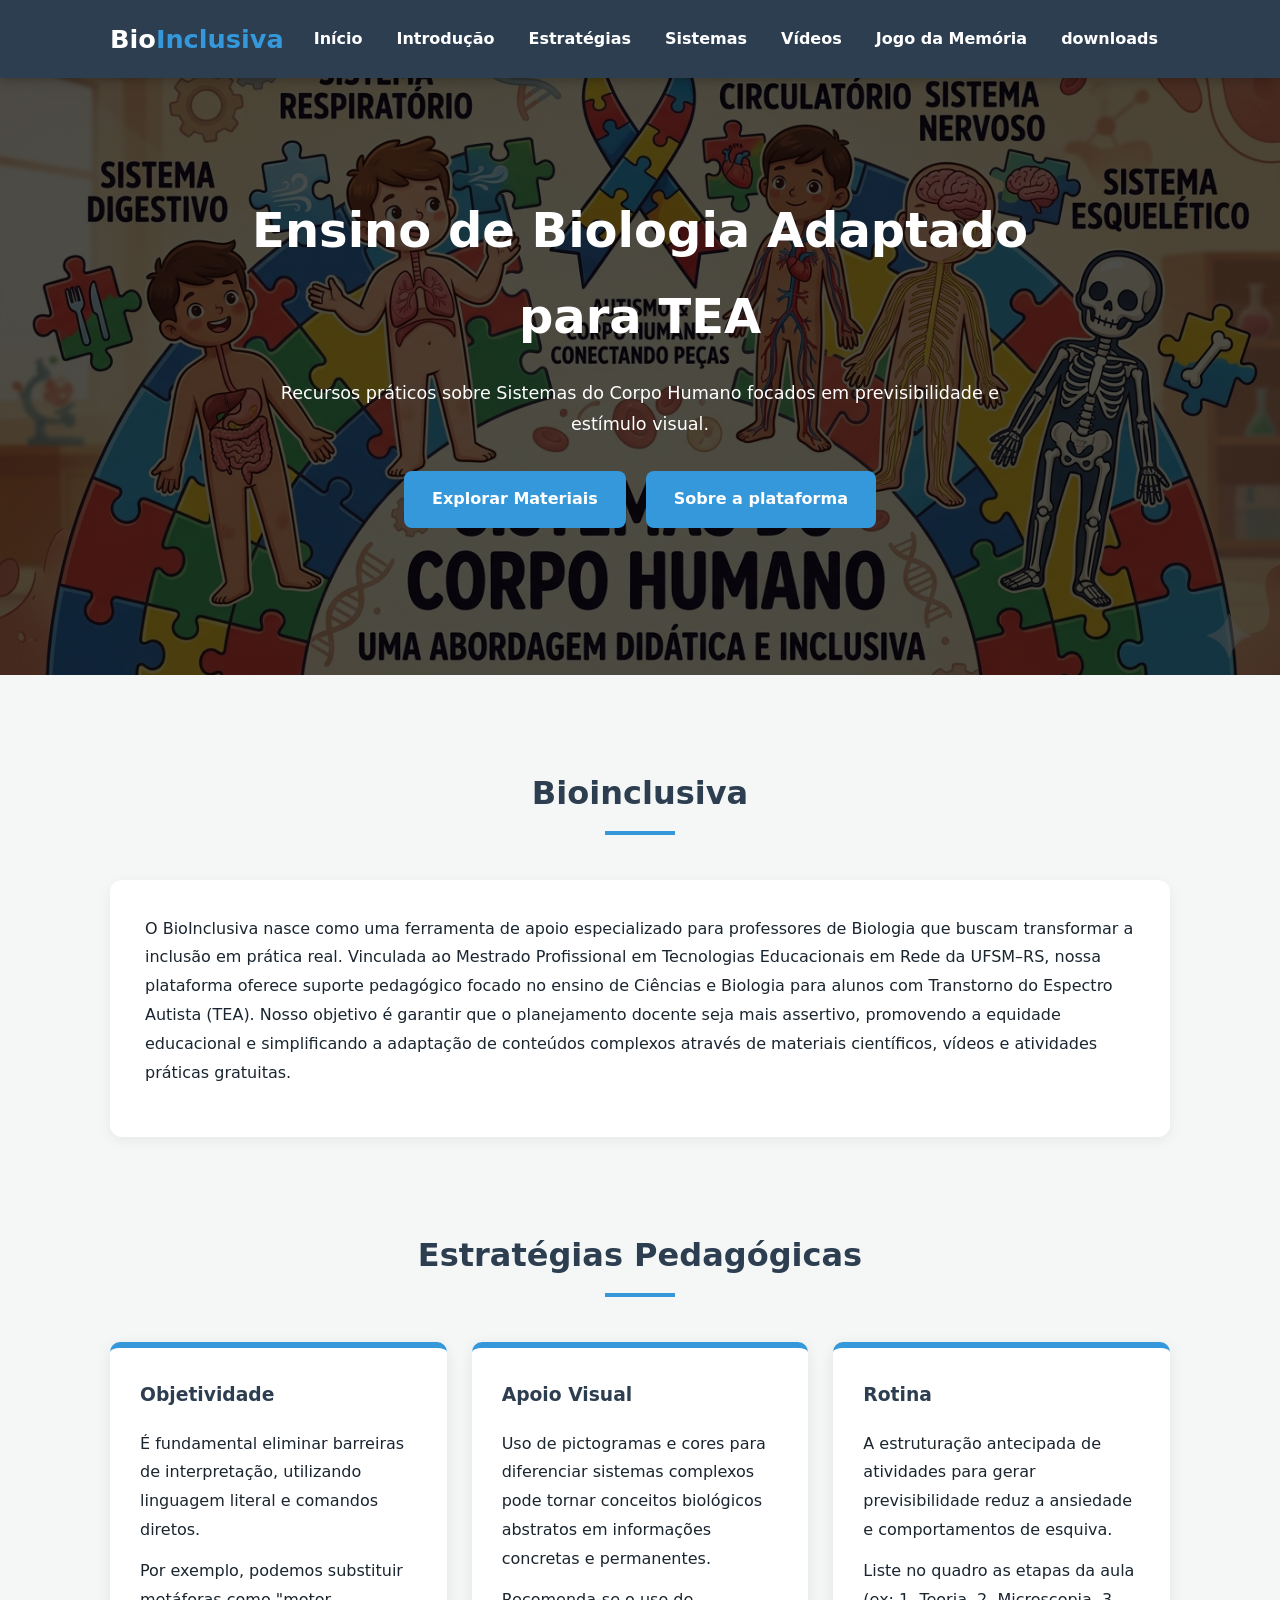
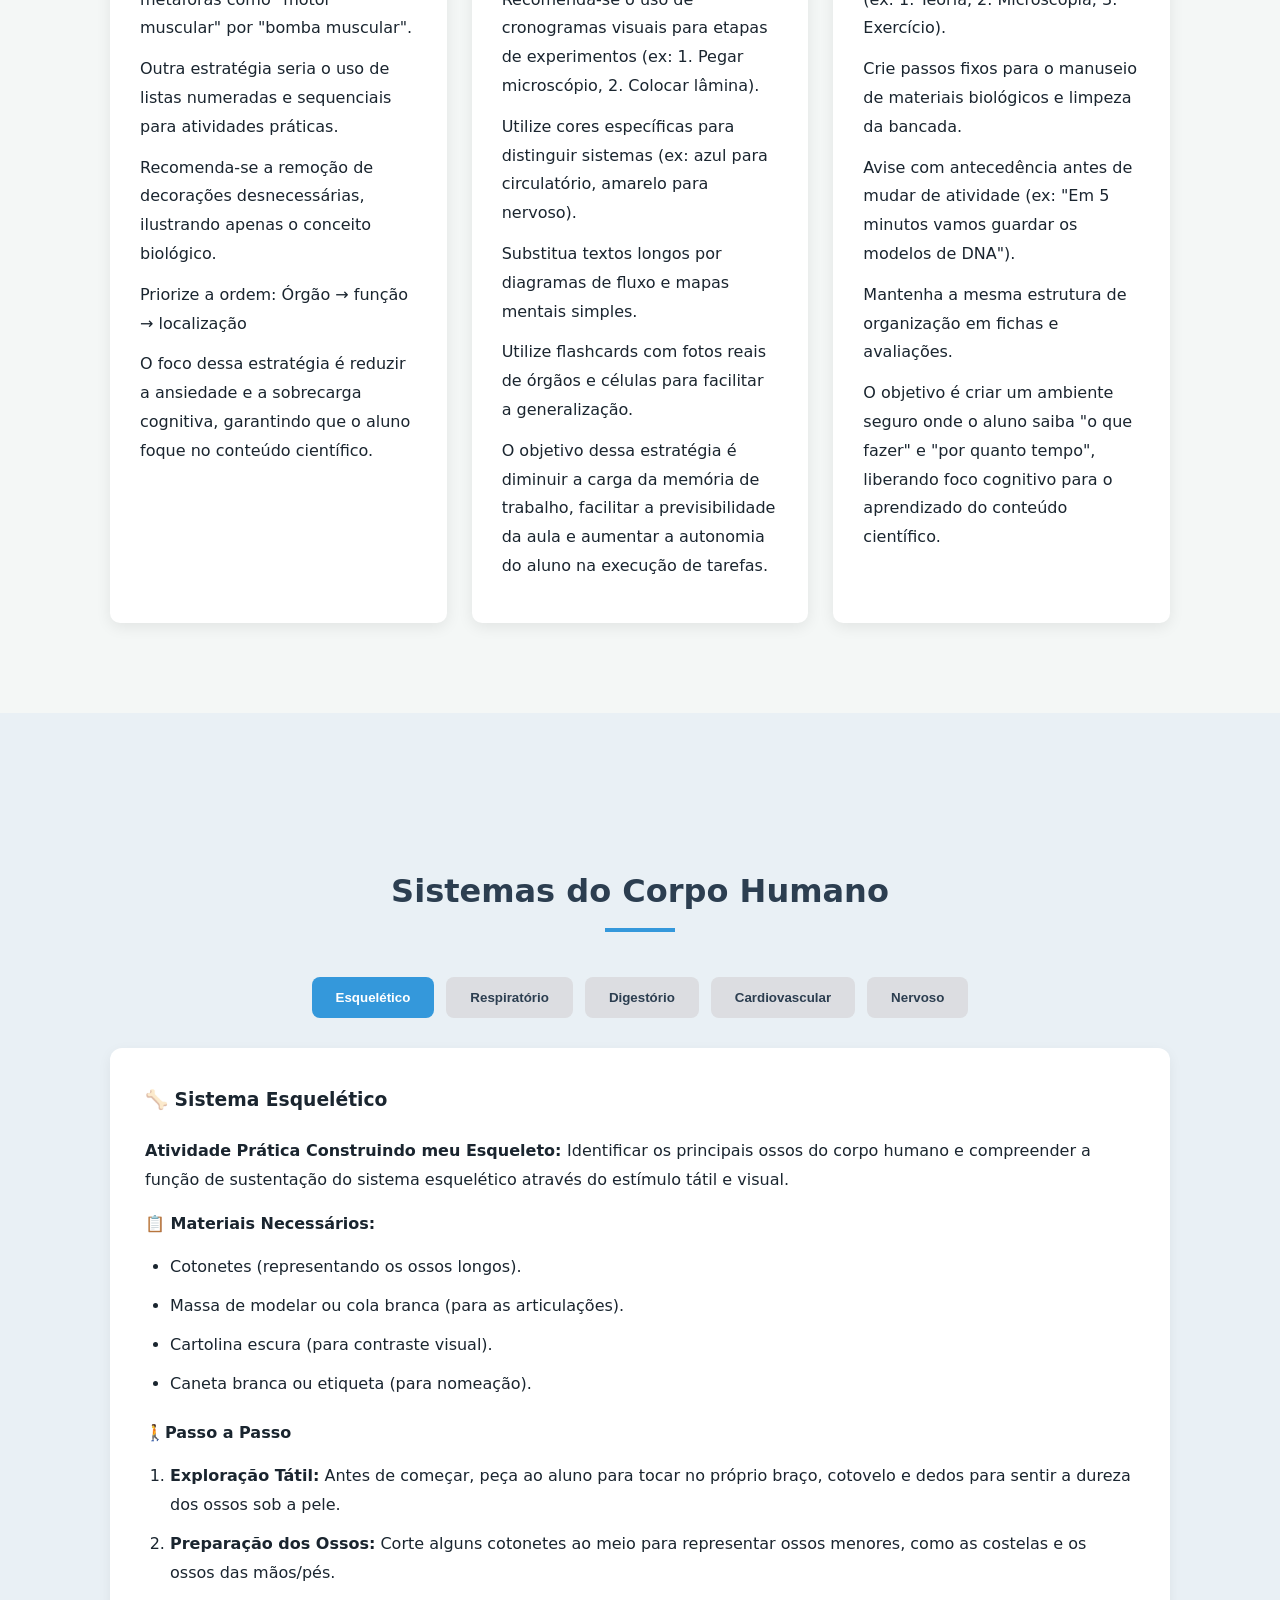
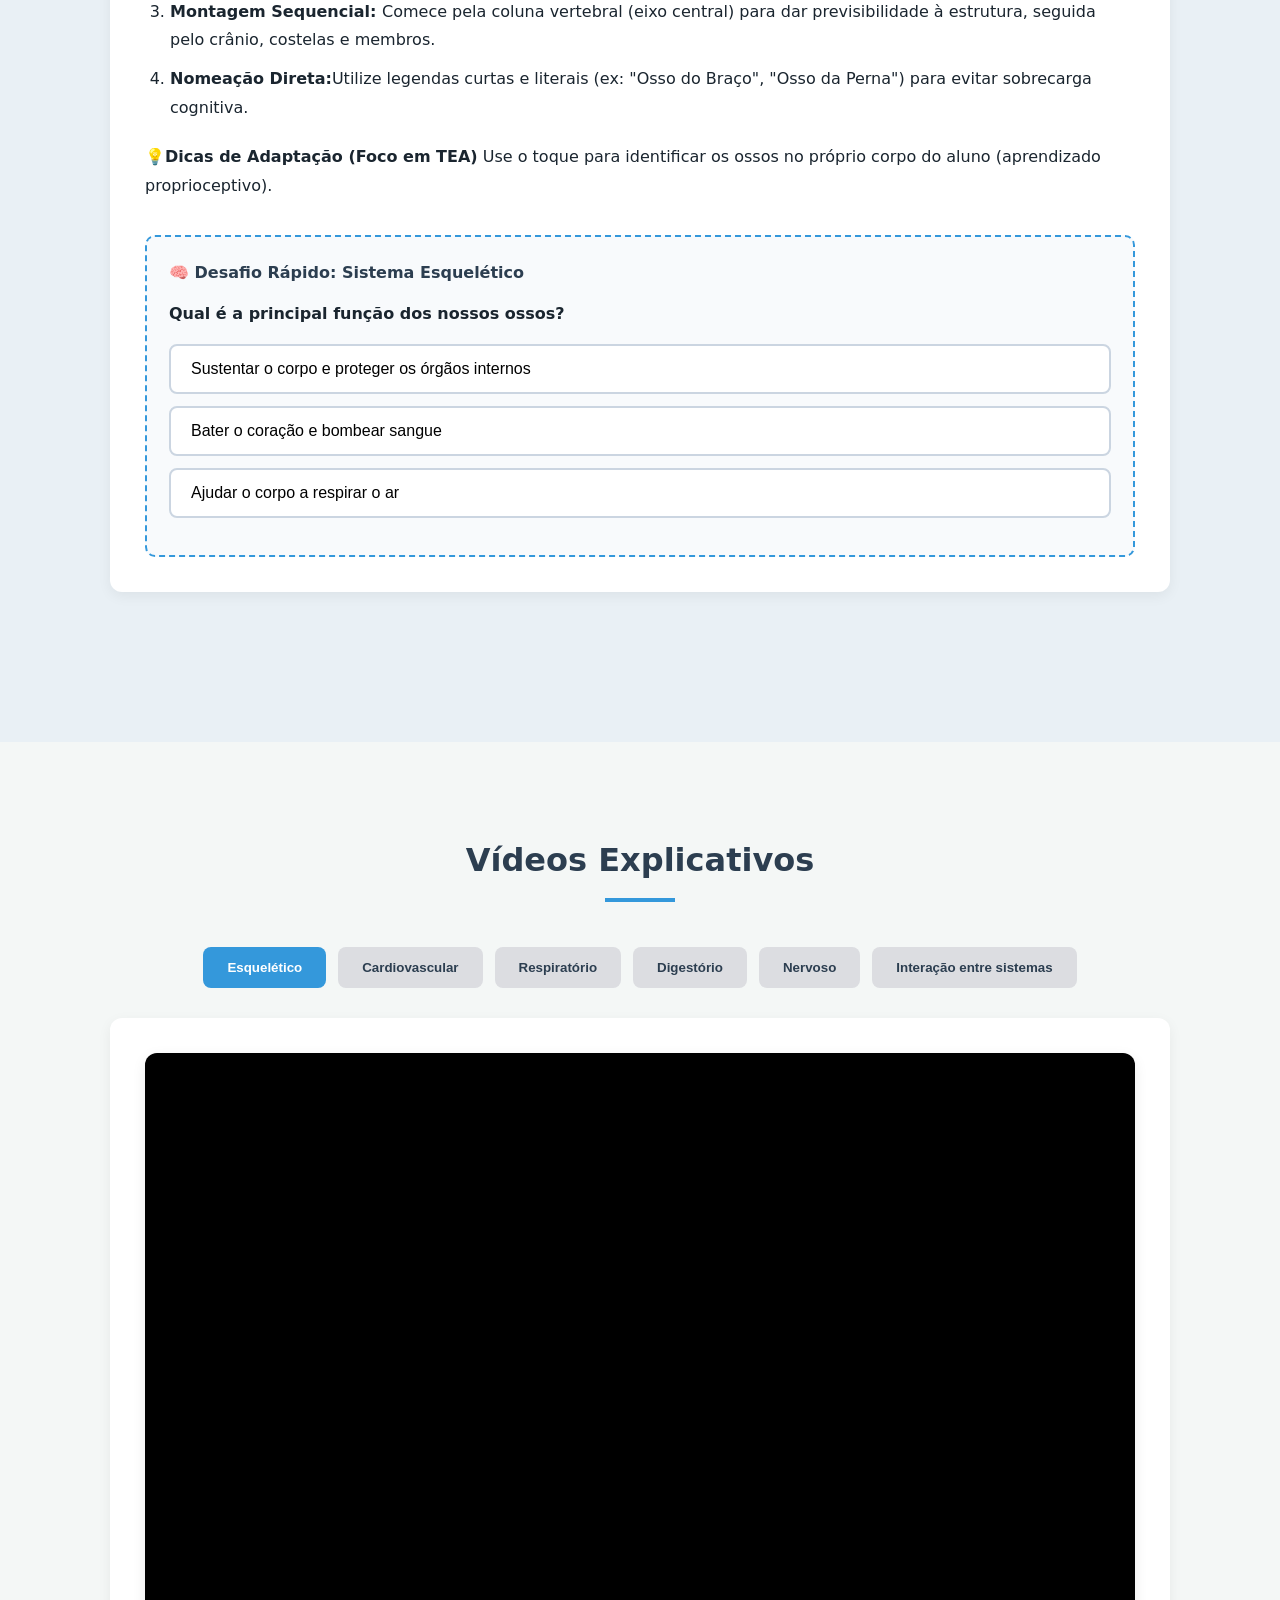
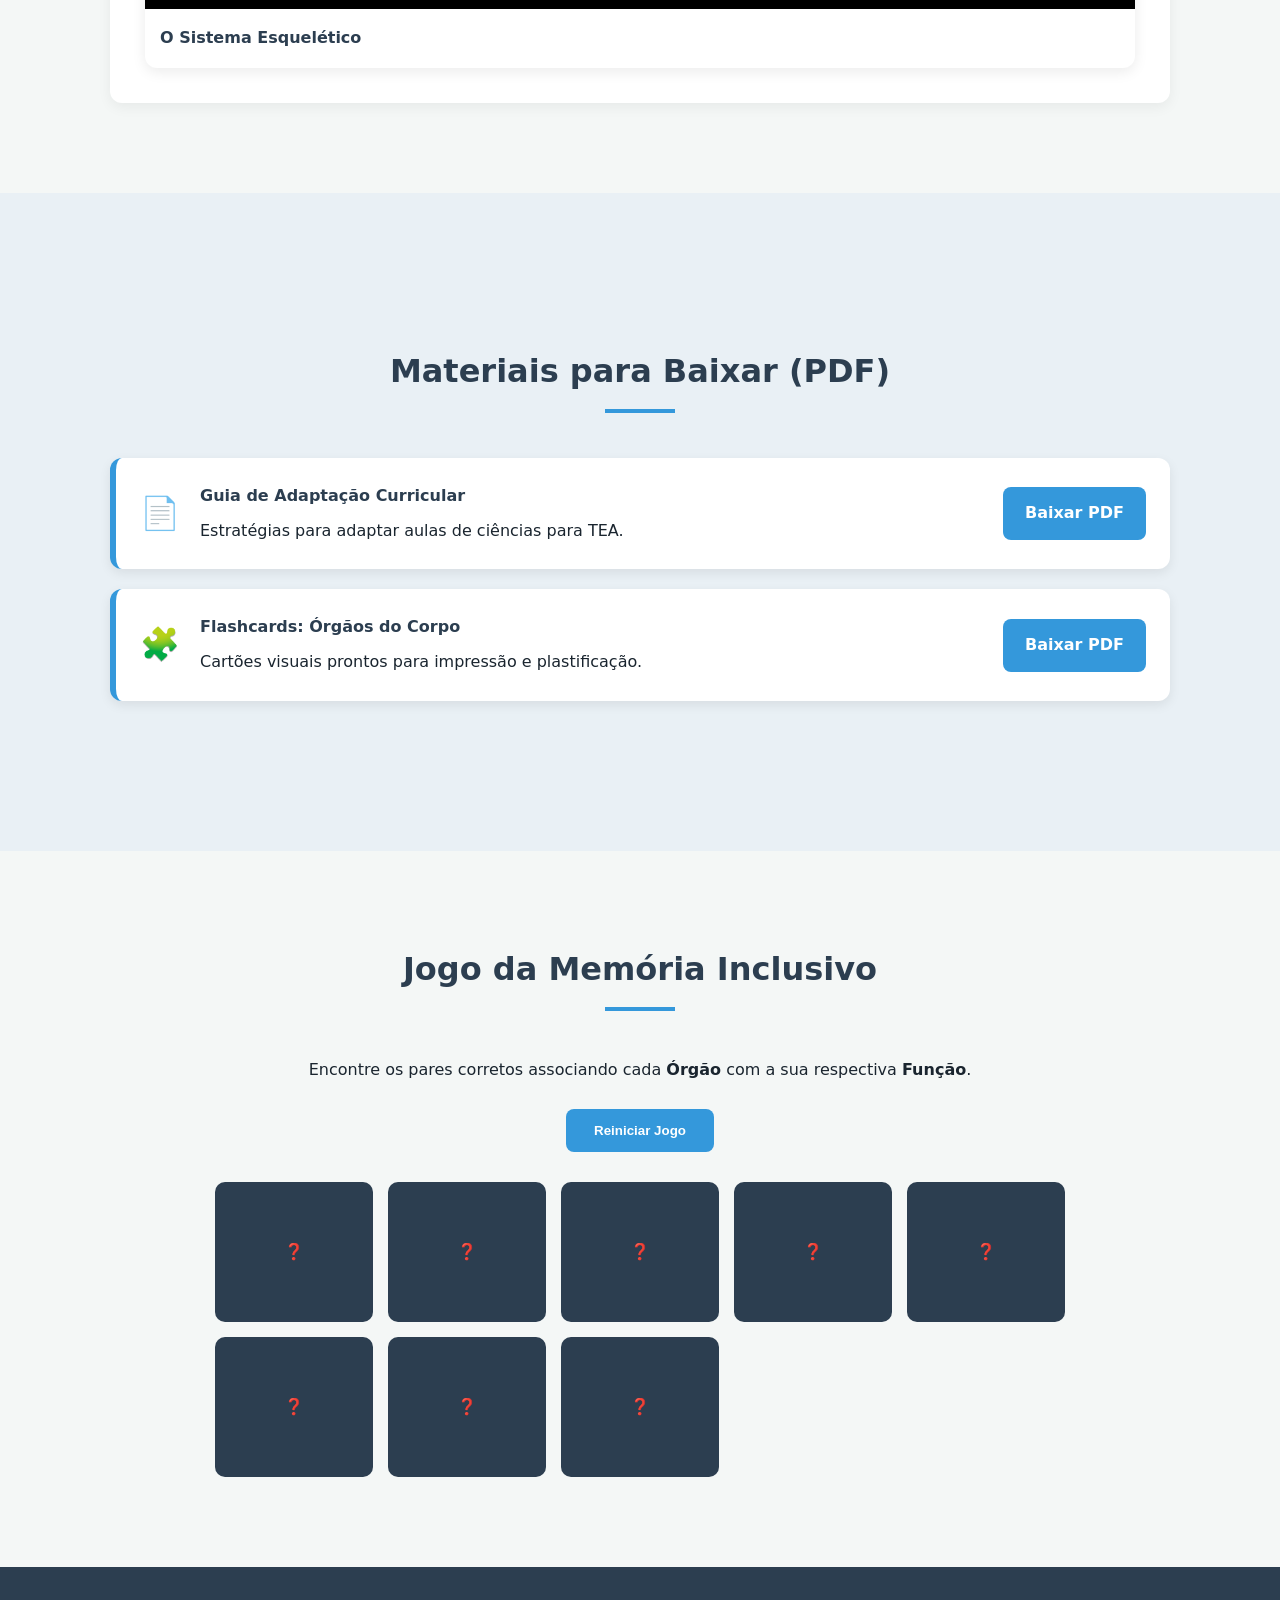
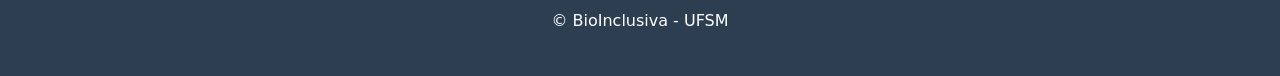
<file: index.html>
<!DOCTYPE html>
<html lang="pt-br">
<head>
    <meta charset="UTF-8">
    <meta name="viewport" content="width=device-width, initial-scale=1.0">
    <title>BioInclusiva | Ensino de Biologia & TEA</title>
    <link rel="stylesheet" href="style.css">
    <link rel="preconnect" href="googleapis.com">
    <link rel="preconnect" href="gstatic.com" crossorigin>
</head>
<body>

    <header>
        <nav role="navigation" aria-label="Menu Principal">
            <div class="logo">Bio<span>Inclusiva</span></div>
            
            <!-- Botão Hambúrguer -->
            <input type="checkbox" id="menu-check" aria-hidden="true">
            <label for="menu-check" class="menu-icon" aria-label="Abrir menu de navegação">
                <span></span>
            </label>

            <ul>
                <li><a href="#inicio">Início</a></li>
                <li><a href="#introducao">Introdução</a></li>
                <li><a href="#estrategias">Estratégias</a></li>
                <li><a href="#sistemas">Sistemas</a></li>
                <li><a href="#videos">Vídeos</a></li>
                <li><a href="#jogo">Jogo da Memória</a></li>
                <li><a href="#downloads">downloads</a></li>
            </ul>
        </nav>
    </header>

    <main>
        <section id="inicio" class="hero">
            <h1>Ensino de Biologia Adaptado para TEA</h1>
            <p>Recursos práticos sobre Sistemas do Corpo Humano focados em previsibilidade e estímulo visual.</p>
            <div class="hero-btns">
                <a href="#sistemas" class="btn-main">Explorar Materiais</a>
                <a href="#introducao" class="btn-main">Sobre a plataforma</a>
            </div>
        </section>

        <section id="introducao" class="container">
            <h2 class="section-title">Bioinclusiva</h2>
            <div class="tab-content active">
                <p>O BioInclusiva nasce como uma ferramenta de apoio especializado para professores de Biologia que buscam transformar a inclusão em prática real. Vinculada ao Mestrado Profissional em Tecnologias Educacionais em Rede da UFSM–RS, nossa plataforma oferece suporte pedagógico focado no ensino de Ciências e Biologia para alunos com Transtorno do Espectro Autista (TEA). Nosso objetivo é garantir que o planejamento docente seja mais assertivo, promovendo a equidade educacional e simplificando a adaptação de conteúdos complexos através de materiais científicos, vídeos e atividades práticas gratuitas.</p>
            </div>
        </section>

        <section id="estrategias" class="container">
            <h2 class="section-title">Estratégias Pedagógicas</h2>
            <div class="cards">
                <div class="card">
                    <h3>Objetividade</h3>
                    <p>É fundamental eliminar barreiras de interpretação, utilizando linguagem literal e comandos diretos.</p>
                    <p>Por exemplo, podemos substituir metáforas como "motor muscular" por "bomba muscular".</p>
                    <p>Outra estratégia seria o uso de listas numeradas e sequenciais para atividades práticas.</p>
                    <p>Recomenda-se a remoção de decorações desnecessárias, ilustrando apenas o conceito biológico.</p>
                    <p>Priorize a ordem: Órgão &rarr; função &rarr; localização</p>
                    <p>O foco dessa estratégia é reduzir a ansiedade e a sobrecarga cognitiva, garantindo que o aluno foque no conteúdo científico.</p>
                </div>
                <div class="card">
                    <h3>Apoio Visual</h3>
                    <p>Uso de pictogramas e cores para diferenciar sistemas complexos pode tornar conceitos biológicos abstratos em informações concretas e permanentes.</p>
                    <p>Recomenda-se o uso de cronogramas visuais para etapas de experimentos (ex: 1. Pegar microscópio, 2. Colocar lâmina).</p>
                    <p>Utilize cores específicas para distinguir sistemas (ex: azul para circulatório, amarelo para nervoso).</p>
                    <p>Substitua textos longos por diagramas de fluxo e mapas mentais simples.</p>
                    <p>Utilize flashcards com fotos reais de órgãos e células para facilitar a generalização.</p>
                    <p>O objetivo dessa estratégia é diminuir a carga da memória de trabalho, facilitar a previsibilidade da aula e aumentar a autonomia do aluno na execução de tarefas.</p>
                </div>
                <div class="card">
                    <h3>Rotina</h3>
                    <p>A estruturação antecipada de atividades para gerar previsibilidade reduz a ansiedade e comportamentos de esquiva.</p>
                    <p>Liste no quadro as etapas da aula (ex: 1. Teoria, 2. Microscopia, 3. Exercício).</p>
                    <p>Crie passos fixos para o manuseio de materiais biológicos e limpeza da bancada.</p>
                    <p>Avise com antecedência antes de mudar de atividade (ex: "Em 5 minutos vamos guardar os modelos de DNA").</p>
                    <p>Mantenha a mesma estrutura de organização em fichas e avaliações.</p>
                    <p>O objetivo é criar um ambiente seguro onde o aluno saiba "o que fazer" e "por quanto tempo", liberando foco cognitivo para o aprendizado do conteúdo científico.</p>
                </div>
            </div>
        </section>

        <section id="sistemas" class="bg-light">
            <div class="container">
                <h2 class="section-title">Sistemas do Corpo Humano</h2>
                <div class="tabs" role="tablist">
                    <button class="tab-btn active" role="tab" aria-selected="true" onclick="openTab(event, 'esqueleto')">Esquelético</button>
                    <button class="tab-btn" role="tab" aria-selected="false" onclick="openTab(event, 'respiratorio')">Respiratório</button>
                    <button class="tab-btn" role="tab" aria-selected="false" onclick="openTab(event, 'digestorio')">Digestório</button>
                    <button class="tab-btn" role="tab" aria-selected="false" onclick="openTab(event, 'cardiovascular')">Cardiovascular</button>
                    <button class="tab-btn" role="tab" aria-selected="false" onclick="openTab(event, 'nervoso')">Nervoso</button>
                </div>

                <!-- ABA: ESQUELETO -->
                <div id="esqueleto" class="tab-content active" role="tabpanel">
                    <h3>🦴 Sistema Esquelético</h3>
                <p><strong>Atividade Prática Construindo meu Esqueleto: </strong> Identificar os principais ossos do
                    corpo humano e compreender a função de sustentação do sistema esquelético através do estímulo tátil
                    e visual.</p>
                <p><strong>📋 Materiais Necessários:</strong>
                <ul>
                    <li>Cotonetes (representando os ossos longos).</li>
                    <li>Massa de modelar ou cola branca (para as articulações).</li>
                    <li>Cartolina escura (para contraste visual).</li>
                    <li>Caneta branca ou etiqueta (para nomeação).</li>
                </ul>
                </p>
                <p>🚶<strong>Passo a Passo</strong></p>
                <ol>
                    <li><strong>Exploração Tátil:</strong> Antes de começar, peça ao aluno para tocar no próprio braço,
                        cotovelo e dedos para sentir a dureza dos ossos sob a pele.</li>
                    <li><strong>Preparação dos Ossos:</strong> Corte alguns cotonetes ao meio para representar ossos
                        menores, como as costelas e os ossos das mãos/pés.</li>
                    <li><strong>Montagem Sequencial: </strong>Comece pela coluna vertebral (eixo central) para dar
                        previsibilidade à estrutura, seguida pelo crânio, costelas e membros.</li>
                    <li><strong>Nomeação Direta:</strong>Utilize legendas curtas e literais (ex: "Osso do Braço", "Osso
                        da Perna") para evitar sobrecarga cognitiva.</li>
                </ol>
                <p>💡<strong>Dicas de Adaptação (Foco em TEA)</strong> Use o toque para identificar os ossos no próprio
                    corpo do aluno (aprendizado proprioceptivo).</p>

                    <!-- QUIZ INCORPORADO -->
                    <div class="quiz-container">
                        <h4>🧠 Desafio Rápido: Sistema Esquelético</h4>
                        <p class="quiz-pergunta">Qual é a principal função dos nossos ossos?</p>
                        <div class="quiz-opcoes">
                            <button class="quiz-opt" onclick="verificarResposta(this, true)">Sustentar o corpo e proteger os órgãos internos</button>
                            <button class="quiz-opt" onclick="verificarResposta(this, false)">Bater o coração e bombear sangue</button>
                            <button class="quiz-opt" onclick="verificarResposta(this, false)">Ajudar o corpo a respirar o ar</button>
                        </div>
                        <div class="quiz-feedback" aria-live="polite"></div>
                    </div>
                </div>

                <!-- ABA: RESPIRATÓRIO -->
                <div id="respiratorio" class="tab-content" role="tabpanel">
                    <h3>🫁 Sistema Respiratório:</h3>
                <p><strong>Atividade Prática - O pulmão na Garrafa:</strong>Compreender a mecânica respiratória
                    (inspiração e expiração) através de um modelo concreto que simula o movimento do diafragma e dos
                    pulmões.</p>
                <p>📋<strong>Materiais necessários</strong></p>
                <ul>
                    <li>1 Garrafa PET transparente de 500ml (cortada ao meio).</li>
                    <li>2 Balões (bexigas) de cores diferentes (ex: rosa para o pulmão, azul para o diafragma).</li>
                    <li>1 Canudo articulado.</li>
                    <li>Fita adesiva ou fita isolante.</li>
                    <li>Massa de modelar (para vedar a boca da garrafa).</li>
                    <p>🚶<strong>passo a passo</strong></p>
                    <ol>
                        <li>Preparação: Coloque o balão na ponta do canudo e prenda com fita para não sair ar.</li>
                        <li>Montagem Interna: Insira o canudo com o balão dentro da garrafa (o balão fica para dentro, o
                            canudo para fora).</li>
                        <li>Vedação: Use a massa de modelar na tampa da garrafa para fixar o canudo, garantindo que o ar
                            só entre por ele.</li>
                        <li>O Diafragma: Corte o segundo balão e estique-o na base cortada da garrafa, prendendo com
                            fita.</li>
                        <li>Simulação: Puxe o balão da base para baixo (inspiração) e empurre para dentro (expiração).
                            Observe o balão interno encher e esvaziar.</li>
                    </ol>
                    <p>💡<strong>Dicas de Adaptação (Foco em TEA)</strong>
                    <ul>
                        <li>Estímulo Visual Concreto: Use uma pena ou um pedaço de papel de seda na ponta externa do
                            canudo. Quando o aluno puxar o balão (diafragma), ele verá a pena se mexer, comprovando que
                            o ar entrou.</li>
                        <li>Cores Funcionais: Use balões de cores bem distintas. Diga: "O balão rosa é o pulmão, a
                            borracha azul é o músculo que ajuda a respirar". Isso evita confusão visual.</li>
                        <li>Aprendizado Proprioceptivo: Peça para o aluno colocar a mão na própria barriga (na região do
                            diafragma) e respirar fundo. Depois, peça para ele fazer o mesmo movimento no modelo da
                            garrafa.</li>
                        <li>Redução de Ruído Sensorial: Se o som do balão esticando causar desconforto, envolva a borda
                            da garrafa com fita crepe antes de colocar o balão para evitar o atrito ruidoso do látex com
                            o plástico.</li>
                    </ul>
                    </p>

                    <!-- QUIZ INCORPORADO -->
                    <div class="quiz-container">
                        <h4>🧠 Desafio Rápido: Sistema Respiratório</h4>
                        <p class="quiz-pergunta">Quais órgãos são responsáveis por trazer o oxigênio para o nosso corpo?</p>
                        <div class="quiz-opcoes">
                            <button class="quiz-opt" onclick="verificarResposta(this, false)">Os ossos</button>
                            <button class="quiz-opt" onclick="verificarResposta(this, true)">Os pulmões</button>
                            <button class="quiz-opt" onclick="verificarResposta(this, false)">Os músculos</button>
                        </div>
                        <div class="quiz-feedback" aria-live="polite"></div>
                    </div>
                </div>

                <!-- OUTRAS ABAS (Placeholder para manter compatibilidade) -->
                <div id="digestorio" class="tab-content" role="tabpanel">
                    <h3>🍎 Sistema Digestório</h3>
                <p><strong>Atividade Prática: O Caminho do Alimento (Trilha Digestória)</strong> Compreender a sequência
                    do sistema digestório e a transformação do alimento em energia através de uma montagem visual e
                    tátil.</p>
                <p>📋<strong>Materiais necessários</strong></p>
                <p>
                <ul>
                    <li>1 Pedaço de mangueira transparente ou conduíte flexível (representando o esôfago/intestino).
                    </li>
                    <li>1 Saco plástico pequeno com fecho (tipo zip lock) para representar o estômago.</li>
                    <li>Massa de modelar ou papel amassado (representando o "bolo alimentar").</li>
                    <li>Funil pequeno (representando a boca).</li>
                    <li>Etiquetas coloridas para nomeação.</li>
                </ul>
                </p>
                <p>🚶<strong>passo a passo</strong></p>
                <p>
                <ol>
                    <li>Entrada: Encaixe o funil na ponta da mangueira (Boca).</li>
                    <li>Passagem: Conecte a mangueira ao saco plástico (Esôfago -> Estômago).</li>
                    <li>Processamento: Coloque um pouco de água e corante dentro do saco plástico (Simulando o suco
                        gástrico).</li>
                    <li>Ação: Insira a "comida" (massa de modelar) pelo funil, empurre-a pelo tubo até chegar ao saco
                        plástico.</li>
                    <li>Digestão: Aperte o saco plástico com as mãos para misturar a "comida" com o líquido, simulando a
                        digestão química.</li>
                </ol>
                </p>
                <p>💡<strong> Dicas de Adaptação (Foco em TEA)</strong>
                <ul>
                    <li>Sequenciamento Visual (Flashcards): Utilize cartões de rotina com fotos reais de alimentos e os
                        desenhos dos órgãos correspondentes. O aluno deve parear o card do "Pão" com o card da "Boca",
                        depois "Estômago", etc.</li>
                    <li>Estímulo Tátil (Propriocepção): Enquanto o aluno aperta o saco plástico (estômago), peça para
                        ele colocar a mão sobre a própria barriga e fazer movimentos circulares, conectando o que ele vê
                        no modelo com o que acontece dentro dele.</li>
                    <li>Cores Funcionais: Use etiquetas de cores diferentes para cada etapa. Exemplo: Amarelo para a
                        Boca (entrada), Verde para o Estômago (mistura) e Marrom para o Intestino (saída). O uso de
                        cores ajuda na memorização da ordem lógica.</li>
                    <li>Concretização do Invisível: Se o aluno tiver curiosidade, adicione um pouco de biscoito
                        triturado e suco de limão no saco plástico. A mudança de textura e cheiro torna o conceito de
                        "transformação química" muito mais real e menos abstrato.</li>
                </ul>
                </p>
                </div>

                <div id="cardiovascular" class="tab-content" role="tabpanel"><h3>❤️ Sistema Cardiovascular</h3><p>Conteúdo em desenvolvimento...</p></div>
                <div id="nervoso" class="tab-content" role="tabpanel"><h3>🧠 Sistema Nervoso</h3><p>Conteúdo em desenvolvimento...</p></div>
            </div>
        </section>
        <section id="videos" class="container">
        <h2 class="section-title">Vídeos Explicativos</h2>
        <div class="tabs"> <button class="tab-btn-video active"
                onclick="openVideoTab(event, 'v-esqueletico')">Esquelético</button> <button class="tab-btn-video"
                onclick="openVideoTab(event, 'v-cardiovascular')">Cardiovascular</button> <button class="tab-btn-video"
                onclick="openVideoTab(event, 'v-respiratorio')">Respiratório</button> <button class="tab-btn-video"
                onclick="openVideoTab(event, 'v-digestorio')">Digestório</button> <button class="tab-btn-video"
                onclick="openVideoTab(event, 'v-nervoso')">Nervoso</button> <button class="tab-btn-video"
                onclick="openVideoTab(event, 'v-interação')">Interação entre sistemas</button> </div>
        <div id="v-esqueletico" class="tab-content-video active" style="display: block;">
            <div class="video-grid">
                <div class="video-card">
                    <div class="video-responsive"> <iframe src="https://www.youtube.com/embed/qz-sxIKJitU"
                            frameborder="0" allowfullscreen></iframe> </div>
                    <h4>O Sistema Esquelético</h4>
                </div>
            </div>
        </div>
        <div id="v-cardiovascular" class="tab-content-video">
            <div class="video-grid">
                <div class="video-card">
                    <div class="video-responsive"> <iframe width="560" height="315"
                            src="https://www.youtube.com/embed/xbigwDRtFwo?si=ey-TkX4I8xq0gjOd"
                            title="YouTube video player" frameborder="0"
                            allow="accelerometer; autoplay; clipboard-write; encrypted-media; gyroscope; picture-in-picture; web-share"
                            referrerpolicy="strict-origin-when-cross-origin" allowfullscreen></iframe> </div>
                    <h4>Sistema Circulatório</h4><br>
                    <div class="video-responsive"> <iframe width="560" height="315"
                            src="https://www.youtube.com/embed/j-shOXl1ojw?si=epgi1t65WInpNb7A"
                            title="YouTube video player" frameborder="0"
                            allow="accelerometer; autoplay; clipboard-write; encrypted-media; gyroscope; picture-in-picture; web-share"
                            referrerpolicy="strict-origin-when-cross-origin" allowfullscreen></iframe> </div>
                    <h4>Sistema Circulatório/Cardiovascular- Divertido-Ensino Fundamental</h4><br>
                </div>
            </div>
        </div>
        <div id="v-respiratorio" class="tab-content-video">
            <div class="video-grid">
                <div class="video-card">
                    <div class="video-responsive"> <iframe width="560" height="315"
                            src="https://www.youtube.com/embed/TPnH9ehyO0I?si=gL9hw-R0oO5FXAE1"
                            title="YouTube video player" frameborder="0"
                            allow="accelerometer; autoplay; clipboard-write; encrypted-media; gyroscope; picture-in-picture; web-share"
                            referrerpolicy="strict-origin-when-cross-origin" allowfullscreen></iframe> </div>
                    <h4>Como Você Respira 👃 – História Animada</h4><br>
                    <div class="video-responsive"> <iframe width="560" height="315"
                            src="https://www.youtube.com/embed/_tWUEsqdxKo?si=VY9EzW9QbwnOPgOG"
                            title="YouTube video player" frameborder="0"
                            allow="accelerometer; autoplay; clipboard-write; encrypted-media; gyroscope; picture-in-picture; web-share"
                            referrerpolicy="strict-origin-when-cross-origin" allowfullscreen></iframe> </div>
                    <h4>A Jornada do Oxigênio Através do Corpo Humano</h4>
                </div>
            </div>
        </div>
        <div id="v-digestorio" class="tab-content-video">
            <div class="video-grid">
                <div class="video-card">
                    <div class="video-responsive"> <iframe width="560" height="315"
                            src="https://www.youtube.com/embed/ZtgcWbcIWy4?si=H0jGWrJGkT0z1icT"
                            title="YouTube video player" frameborder="0"
                            allow="accelerometer; autoplay; clipboard-write; encrypted-media; gyroscope; picture-in-picture; web-share"
                            referrerpolicy="strict-origin-when-cross-origin" allowfullscreen></iframe> </div>
                    <h4>Uma Jornada Dentro Do Corpo Humano</h4><br>
                    <div class="video-responsive"> <iframe width="560" height="315"
                            src="https://www.youtube.com/embed/6EZFMMvVsEw?si=p6BUCLx5IqDeL4KZ"
                            title="YouTube video player" frameborder="0"
                            allow="accelerometer; autoplay; clipboard-write; encrypted-media; gyroscope; picture-in-picture; web-share"
                            referrerpolicy="strict-origin-when-cross-origin" allowfullscreen></iframe> </div>
                    <h4>Sistema Digestório</h4><br>
                </div>
            </div>
        </div>
        <div id="v-nervoso" class="tab-content-video">
            <div class="video-grid">
                <p>Vídeo do Sistema Nervoso em breve.</p>
            </div>
        </div>
        <div id="v-interação" class="tab-content-video ">
            <div class="video-grid">
                <div class="video-card">
                    <div class="video-responsive"> <iframe width="560" height="315"
                            src="https://www.youtube.com/embed/dcgg9dsgX7c?si=mgGsUD4pPdlyG8VB"
                            title="YouTube video player" frameborder="0"
                            allow="accelerometer; autoplay; clipboard-write; encrypted-media; gyroscope; picture-in-picture; web-share"
                            referrerpolicy="strict-origin-when-cross-origin" allowfullscreen></iframe> </div>
                    <h4>A INTERAÇÃO DOS SISTEMAS DIGESTÓRIO E RESPIRATÓRIO</h4><br>
                </div>
            </div>
    </section>

     <section id="downloads" class="bg-light">
        <div class="container">
            <h2 class="section-title">Materiais para Baixar (PDF)</h2>
            <div class="download-list">
                <div class="download-item"> <span class="icon">📄</span>
                    <div class="info"> <strong>Guia de Adaptação Curricular</strong>
                        <p>Estratégias para adaptar aulas de ciências para TEA.</p>
                    </div> <a href="Document 1.pdf" class="btn-download">Baixar PDF</a>
                </div>
                <div class="download-item"> <span class="icon">🧩</span>
                    <div class="info"> <strong>Flashcards: Órgãos do Corpo</strong>
                        <p>Cartões visuais prontos para impressão e plastificação.</p>
                    </div> <a href="Document 1 (3).pdf" class="btn-download">Baixar PDF</a>
                </div>
            </div>
        </div>
    </section>

        <!-- SEÇÃO INDEPENDENTE: JOGO DA MEMÓRIA -->
        <section id="jogo" class="container">
            <h2 class="section-title">Jogo da Memória Inclusivo</h2>
            <p style="text-align: center; margin-bottom: 25px;">Encontre os pares corretos associando cada <strong>Órgão</strong> com a sua respectiva <strong>Função</strong>.</p>
            <div class="memoria-controle">
                <button class="btn-main" onclick="reiniciarJogo()">Reiniciar Jogo</button>
            </div>
            <div class="memoria-grid" id="memoriaGrid"></div>
        </section>
    </main>

    <footer>
        <p>&copy; BioInclusiva - UFSM</p>
    </footer>

    <script src="script.js"></script>
</body>
</html>
</file>
<file: style.css>
/* =========================================
RESET E CONFIGURAÇÕES GERAIS
========================================= */

* {
    margin: 0;
    padding: 0;
    box-sizing: border-box;
}

html {
    scroll-behavior: smooth;
}

body {
    font-family: 'Open Sans', system-ui, -apple-system, sans-serif;
    line-height: 1.8;
    color: #1a252f;
    background-color: #f4f7f6;
}

/* =========================================
HEADER E NAVEGAÇÃO
========================================= */

header {
    background: #2c3e50;
    color: white;
    padding: 1rem 0;
    position: fixed;
    width: 100%;
    top: 0;
    z-index: 1000;
    box-shadow: 0 2px 10px rgba(0, 0, 0, 0.25);
}

nav {
    display: flex;
    justify-content: space-between;
    align-items: center;
    max-width: 1100px;
    margin: auto;
    padding: 0 20px;
}

.logo {
    font-size: 1.6rem;
    font-weight: bold;
}

.logo span {
    color: #3498db;
}

nav ul {
    display: flex;
    list-style: none;
    gap: 10px;
}

nav ul li a {
    color: white;
    text-decoration: none;
    padding: 10px 12px;
    font-weight: bold;
    border-radius: 6px;
    transition: 0.25s ease;
}

nav ul li a:hover,
nav ul li a:focus {
    background: rgba(255,255,255,0.12);
    color: #3498db;
}

/* =========================================
HERO
========================================= */

.hero {
    min-height: 75vh;
    background:
        linear-gradient(rgba(0,0,0,0.70), rgba(0,0,0,0.70)),
        url('hero-bg.png');
    background-size: cover;
    background-position: center;
    color: white;

    display: flex;
    flex-direction: column;
    justify-content: center;
    align-items: center;

    text-align: center;
    padding: 120px 20px 80px;
}

.hero h1 {
    font-size: 3rem;
    margin-bottom: 18px;
    max-width: 900px;
}

.hero p {
    max-width: 750px;
    font-size: 1.1rem;
}

.hero-btns {
    display: flex;
    gap: 20px;
    justify-content: center;
    margin-top: 30px;
    flex-wrap: wrap;
}

.btn-main {
    background: #3498db;
    color: white;
    padding: 14px 28px;
    text-decoration: none;
    border-radius: 8px;
    font-weight: bold;
    border: none;
    cursor: pointer;
    transition: 0.25s ease;
}

.btn-main:hover {
    background: #21618c;
    transform: translateY(-2px);
}

/* =========================================
ESTRUTURA
========================================= */

.container {
    max-width: 1100px;
    margin: 90px auto;
    padding: 0 20px;
}

.bg-light {
    background: #e9f0f5;
    padding: 60px 0;
}

.section-title {
    text-align: center;
    margin-bottom: 45px;
    position: relative;
    padding-bottom: 12px;
    color: #2c3e50;
    font-size: 2rem;
}

.section-title::after {
    content: '';
    width: 70px;
    height: 4px;
    background: #3498db;
    position: absolute;
    bottom: 0;
    left: 50%;
    transform: translateX(-50%);
}

/* =========================================
CARDS
========================================= */

.cards {
    display: grid;
    grid-template-columns: repeat(auto-fit, minmax(280px, 1fr));
    gap: 25px;
}

.card {
    background: white;
    padding: 30px;
    border-radius: 10px;
    border-top: 6px solid #3498db;
    box-shadow: 0 4px 15px rgba(0,0,0,0.08);
}

.card h3 {
    margin-bottom: 18px;
    color: #2c3e50;
}

.card p {
    margin-bottom: 12px;
}

/* =========================================
ABAS
========================================= */

.tabs {
    display: flex;
    justify-content: center;
    flex-wrap: wrap;
    gap: 12px;
    margin-bottom: 30px;
}

.tab-btn,
.tab-btn-video {
    padding: 13px 24px;
    border: none;
    border-radius: 8px;
    background: #dcdde1;
    color: #2c3e50;
    cursor: pointer;
    font-weight: bold;
    transition: 0.25s ease;
}

.tab-btn:hover,
.tab-btn-video:hover {
    background: #c5ced6;
}

.tab-btn.active,
.tab-btn-video.active {
    background: #3498db;
    color: white;
}

/* =========================================
CONTEÚDOS DAS ABAS
========================================= */

.tab-content,
.tab-content-video {
    display: none;
    background: white;
    padding: 35px;
    border-radius: 12px;
    box-shadow: 0 4px 14px rgba(0,0,0,0.06);
    animation: fadeIn 0.4s ease;
}

.tab-content.active,
.tab-content-video.active {
    display: block;
}

.tab-content h3 {
    margin-bottom: 20px;
}

.tab-content p {
    margin-bottom: 15px;
}

.tab-content ul,
.tab-content ol {
    margin-left: 25px;
    margin-bottom: 20px;
}

.tab-content li {
    margin-bottom: 10px;
}

/* =========================================
QUIZ
========================================= */

.quiz-container {
    background: #f8fafc;
    border: 2px dashed #3498db;
    border-radius: 10px;
    padding: 22px;
    margin-top: 35px;
}

.quiz-container h4 {
    margin-bottom: 12px;
    color: #2c3e50;
}

.quiz-pergunta {
    font-weight: bold;
    margin-bottom: 15px !important;
}

.quiz-opcoes {
    display: flex;
    flex-direction: column;
    gap: 12px;
}

.quiz-opt {
    background: white;
    border: 2px solid #cbd5e1;
    border-radius: 8px;
    padding: 14px 20px;
    text-align: left;
    cursor: pointer;
    transition: 0.2s ease;
    font-size: 1rem;
}

.quiz-opt:hover {
    background: #f1f5f9;
}

.quiz-opt.correta {
    background: #d1fae5 !important;
    border-color: #10b981 !important;
    color: #065f46;
    font-weight: bold;
}

.quiz-opt.errada {
    background: #fee2e2 !important;
    border-color: #ef4444 !important;
    color: #991b1b;
}

.quiz-feedback {
    margin-top: 15px;
    font-weight: bold;
    font-size: 1.05rem;
}

/* =========================================
VÍDEOS
========================================= */

.video-grid {
    display: grid;
    grid-template-columns: repeat(auto-fit, minmax(320px, 1fr));
    gap: 25px;
}

.video-card {
    background: white;
    border-radius: 12px;
    overflow: hidden;
    box-shadow: 0 4px 14px rgba(0,0,0,0.08);
    transition: 0.2s ease;
}

.video-card:hover {
    transform: translateY(-3px);
}

.video-card h4 {
    padding: 15px;
    color: #2c3e50;
}

.video-responsive {
    position: relative;
    width: 100%;
    padding-top: 56.25%;
    overflow: hidden;
    background: black;
}

.video-responsive iframe {
    position: absolute;
    inset: 0;
    width: 100%;
    height: 100%;
    border: none;
}

/* =========================================
DOWNLOADS
========================================= */

.download-list {
    display: flex;
    flex-direction: column;
    gap: 20px;
}

.download-item {
    display: flex;
    justify-content: space-between;
    align-items: center;
    gap: 20px;

    background: white;
    padding: 24px;
    border-radius: 12px;

    border-left: 6px solid #3498db;

    box-shadow: 0 4px 12px rgba(0,0,0,0.08);

    transition: 0.25s ease;

    flex-wrap: wrap;
}

.download-item:hover {
    transform: translateY(-3px);
}

.download-item .icon {
    font-size: 2rem;
}

.download-item .info {
    flex: 1;
    min-width: 240px;
}

.download-item .info strong {
    display: block;
    margin-bottom: 6px;
    color: #2c3e50;
}

.btn-download {
    background: #3498db;
    color: white;
    text-decoration: none;
    padding: 12px 22px;
    border-radius: 8px;
    font-weight: bold;
    transition: 0.2s ease;
}

.btn-download:hover {
    background: #21618c;
}

/* =========================================
JOGO DA MEMÓRIA
========================================= */

.memoria-controle {
    text-align: center;
    margin-bottom: 30px;
}

.memoria-grid {
    display: grid;
    grid-template-columns: repeat(auto-fit, minmax(140px, 1fr));
    gap: 15px;
    max-width: 850px;
    margin: auto;
}

.carta {
    height: 140px;
    background: #2c3e50;
    color: white;

    border-radius: 10px;

    display: flex;
    justify-content: center;
    align-items: center;

    text-align: center;

    padding: 12px;

    font-weight: bold;
    cursor: pointer;

    transition: 0.2s ease;

    user-select: none;

    border: 3px solid transparent;
}

.carta:hover {
    transform: scale(1.03);
}

.carta.virada {
    background: white;
    color: #2c3e50;
    border-color: #3498db;
}

.carta.par-encontrado {
    background: #d1fae5;
    border-color: #10b981;
    color: #065f46;
    cursor: default;
}

/* =========================================
FOOTER
========================================= */

footer {
    text-align: center;
    padding: 40px;
    background: #2c3e50;
    color: white;
    margin-top: 60px;
}

/* =========================================
ANIMAÇÃO
========================================= */

@keyframes fadeIn {

    from {
        opacity: 0;
        transform: translateY(8px);
    }

    to {
        opacity: 1;
        transform: translateY(0);
    }
}

/* =========================================
MENU MOBILE
========================================= */

#menu-check,
.menu-icon {
    display: none;
}

/* =========================================
RESPONSIVO
========================================= */

@media (max-width: 768px) {

    .menu-icon {
        display: block;
        cursor: pointer;
        padding: 10px;
        z-index: 1001;
    }

    .menu-icon span,
    .menu-icon span::before,
    .menu-icon span::after {
        content: "";
        display: block;
        width: 26px;
        height: 3px;
        background: white;
        position: relative;
        transition: 0.3s;
    }

    .menu-icon span::before {
        top: 8px;
    }

    .menu-icon span::after {
        bottom: 11px;
    }

    nav ul {
        display: block;
        position: fixed;
        top: 72px;
        right: -100%;

        width: 75%;
        height: 100vh;

        background: #2c3e50;

        padding-top: 50px;

        transition: 0.35s ease;

        box-shadow: -5px 0 15px rgba(0,0,0,0.25);
    }

    nav ul li {
        margin: 25px 0;
        text-align: center;
    }

    #menu-check:checked ~ ul {
        right: 0;
    }

    #menu-check:checked ~ .menu-icon span {
        background: transparent;
    }

    #menu-check:checked ~ .menu-icon span::before {
        transform: rotate(45deg);
        top: 0;
    }

    #menu-check:checked ~ .menu-icon span::after {
        transform: rotate(-45deg);
        bottom: 3px;
    }

    .hero h1 {
        font-size: 2rem;
    }

    .hero-btns {
        flex-direction: column;
    }

    .video-grid {
        grid-template-columns: 1fr;
    }

    .download-item {
        flex-direction: column;
        align-items: flex-start;
    }

    .btn-download {
        width: 100%;
        text-align: center;
    }

    .tab-content,
    .tab-content-video {
        padding: 22px;
    }
}
</file>
